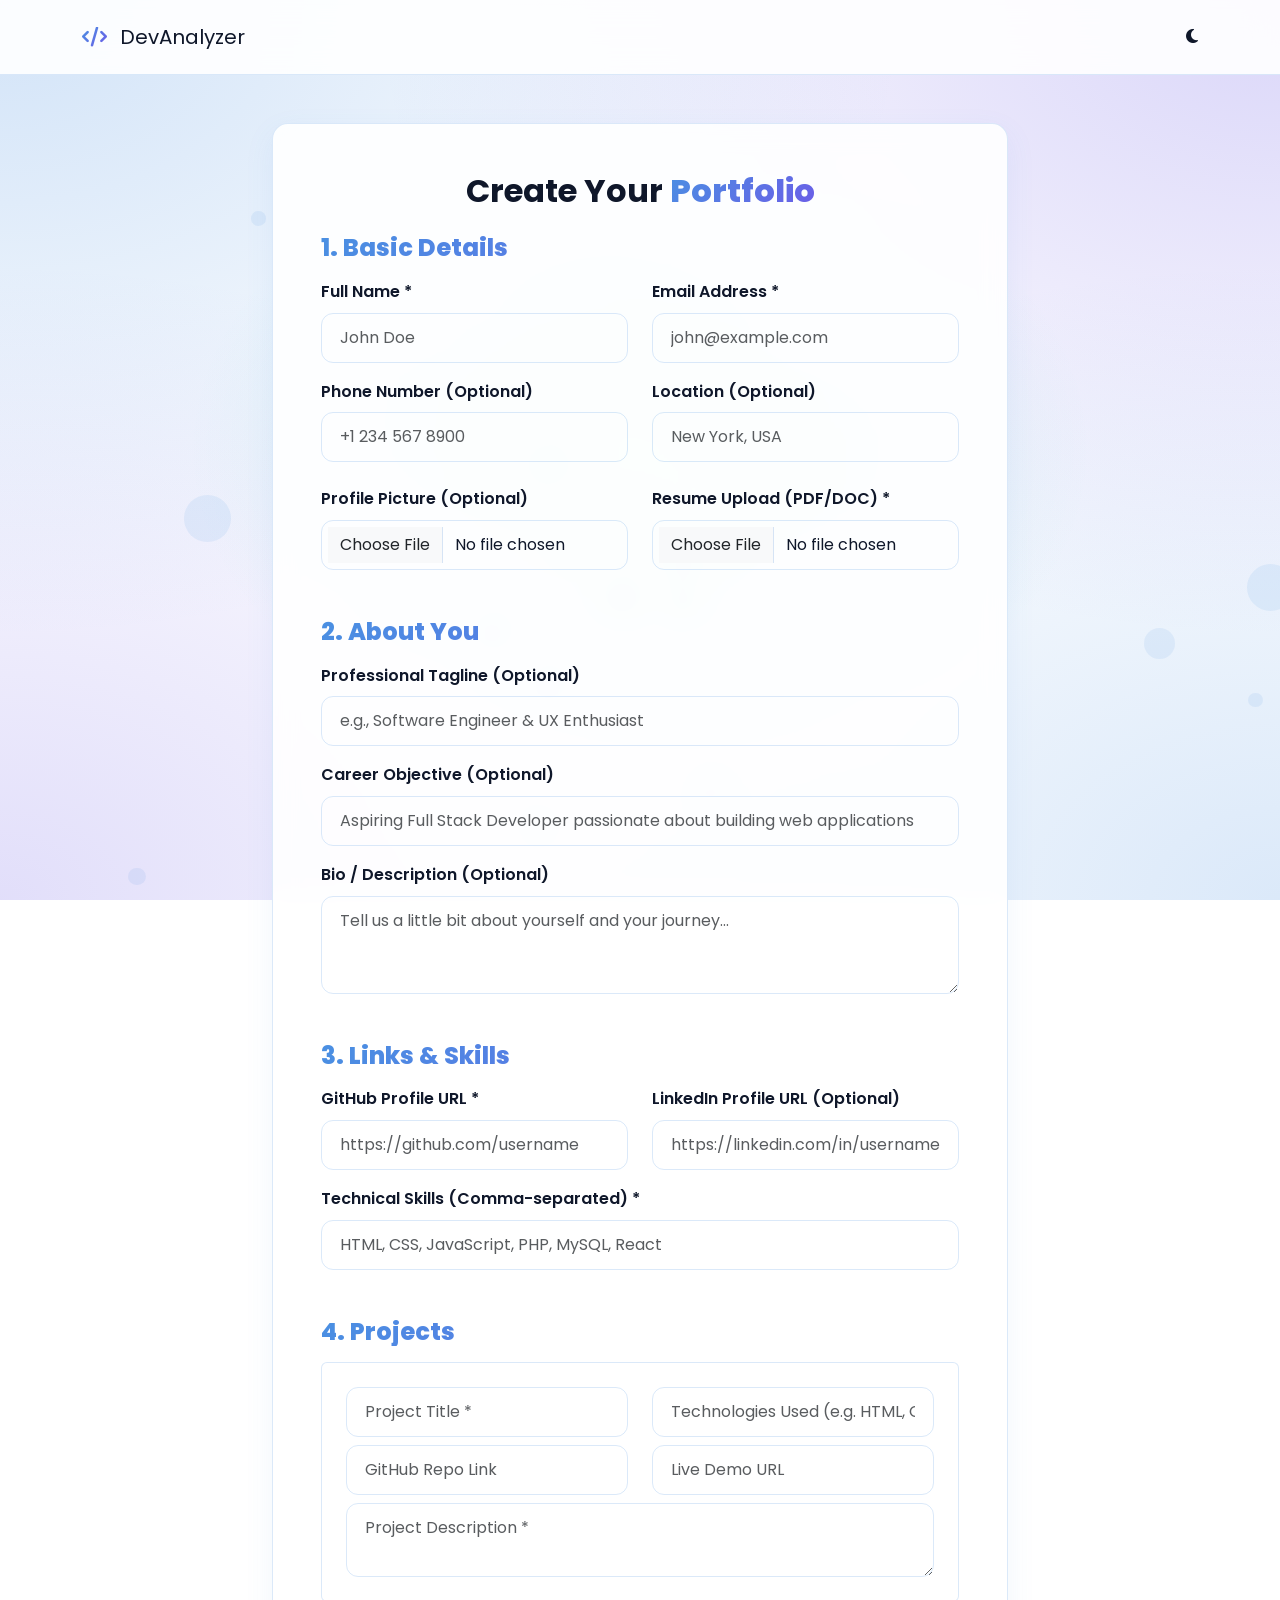
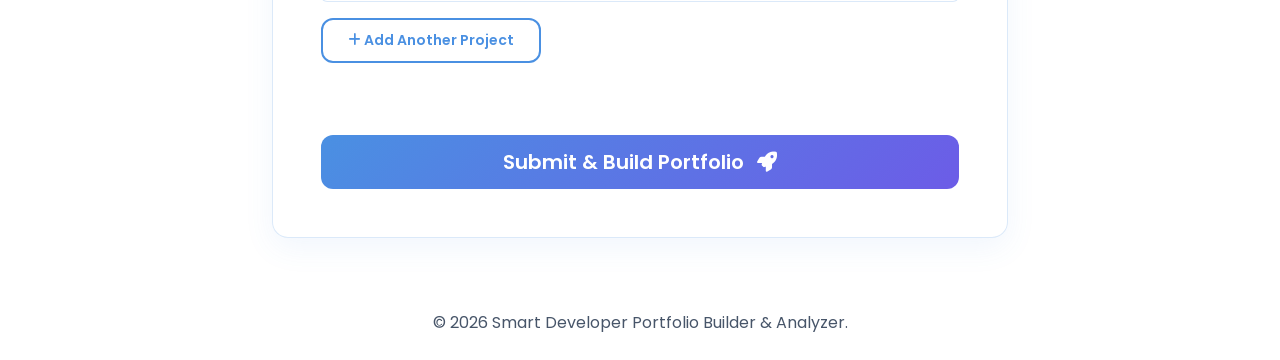
<file: portfolio/portfolio_analyzer/form.html>
<!DOCTYPE html>
<html lang="en" data-theme="light">
<head>
    <meta charset="UTF-8">
    <meta name="viewport" content="width=device-width, initial-scale=1.0">
    <title>Create Portfolio - DevAnalyzer</title>
    <link href="https://fonts.googleapis.com/css2?family=Poppins:wght@300;400;600;700&display=swap" rel="stylesheet">
    <link href="https://cdn.jsdelivr.net/npm/bootstrap@5.3.0/dist/css/bootstrap.min.css" rel="stylesheet">
    <link rel="stylesheet" href="https://cdnjs.cloudflare.com/ajax/libs/font-awesome/6.4.0/css/all.min.css">
    <link href="https://unpkg.com/aos@2.3.1/dist/aos.css" rel="stylesheet">
    <link rel="stylesheet" href="css/style.css">
</head>
<body>
    <div class="particles"></div>

    <nav class="navbar navbar-expand-lg navbar-custom py-3 sticky-top">
        <div class="container">
            <a class="navbar-brand" href="index.html">
                <i class="fa-solid fa-code gradient-text me-2"></i> DevAnalyzer
            </a>
            <div class="ms-auto">
                <i class="fa-solid fa-moon" id="theme-toggle" title="Toggle Dark/Light Mode"></i>
            </div>
        </div>
    </nav>

    <main class="container my-5">
        <div class="row justify-content-center">
            <div class="col-lg-8" data-aos="fade-up">
                <div class="glass-card p-5">
                    <h2 class="fw-bold mb-4 text-center">Create Your <span class="gradient-text">Portfolio</span></h2>
                    
                    <form id="portfolioForm" action="save_user.php" method="POST" enctype="multipart/form-data" class="needs-validation" novalidate>
                        
                        <!-- 1. Basic Details -->
                        <h4 class="gradient-text mb-3">1. Basic Details</h4>
                        <div class="row mb-3">
                            <div class="col-md-6">
                                <label for="name" class="form-label fw-semibold">Full Name *</label>
                                <input type="text" class="form-control bg-transparent" id="name" name="name" required placeholder="John Doe">
                                <div class="invalid-feedback">Please provide your full name.</div>
                            </div>
                            <div class="col-md-6">
                                <label for="email" class="form-label fw-semibold">Email Address *</label>
                                <input type="email" class="form-control bg-transparent" id="email" name="email" required placeholder="john@example.com">
                                <div class="invalid-feedback">Please provide a valid email.</div>
                            </div>
                        </div>

                        <div class="row mb-4">
                            <div class="col-md-6">
                                <label for="phone" class="form-label fw-semibold">Phone Number (Optional)</label>
                                <input type="tel" class="form-control bg-transparent" id="phone" name="phone" placeholder="+1 234 567 8900">
                            </div>
                            <div class="col-md-6">
                                <label for="location" class="form-label fw-semibold">Location (Optional)</label>
                                <input type="text" class="form-control bg-transparent" id="location" name="location" placeholder="New York, USA">
                            </div>
                        </div>

                        <div class="row mb-4">
                            <div class="col-md-6">
                                <label for="profile_image" class="form-label fw-semibold">Profile Picture (Optional)</label>
                                <input class="form-control bg-transparent" type="file" id="profile_image" name="profile_image" accept="image/*">
                            </div>
                            <div class="col-md-6">
                                <label for="resume" class="form-label fw-semibold">Resume Upload (PDF/DOC) *</label>
                                <input class="form-control bg-transparent" type="file" id="resume" name="resume" accept=".pdf,.doc,.docx" required>
                                <div class="invalid-feedback">Please upload your resume.</div>
                            </div>
                        </div>

                        <!-- 2. About Section -->
                        <h4 class="gradient-text mb-3 mt-5">2. About You</h4>
                        <div class="mb-3">
                            <label for="tagline" class="form-label fw-semibold">Professional Tagline (Optional)</label>
                            <input type="text" class="form-control bg-transparent" id="tagline" name="tagline" placeholder="e.g., Software Engineer & UX Enthusiast">
                        </div>

                        <div class="mb-3">
                            <label for="career_objective" class="form-label fw-semibold">Career Objective (Optional)</label>
                            <input type="text" class="form-control bg-transparent" id="career_objective" name="career_objective" placeholder="Aspiring Full Stack Developer passionate about building web applications">
                        </div>

                        <div class="mb-4">
                            <label for="bio" class="form-label fw-semibold">Bio / Description (Optional)</label>
                            <textarea class="form-control bg-transparent" id="bio" name="bio" rows="3" placeholder="Tell us a little bit about yourself and your journey..."></textarea>
                        </div>

                        <!-- 3. Links & Skills -->
                        <h4 class="gradient-text mb-3 mt-5">3. Links & Skills</h4>
                        <div class="row mb-3">
                            <div class="col-md-6">
                                <label for="github" class="form-label fw-semibold">GitHub Profile URL *</label>
                                <input type="url" class="form-control bg-transparent" id="github" name="github" required placeholder="https://github.com/username">
                                <div class="invalid-feedback">Please provide a valid GitHub URL.</div>
                            </div>
                            <div class="col-md-6">
                                <label for="linkedin" class="form-label fw-semibold">LinkedIn Profile URL (Optional)</label>
                                <input type="url" class="form-control bg-transparent" id="linkedin" name="linkedin" placeholder="https://linkedin.com/in/username">
                            </div>
                        </div>

                        <div class="mb-4">
                            <label for="skills" class="form-label fw-semibold">Technical Skills (Comma-separated) *</label>
                            <input type="text" class="form-control bg-transparent" id="skills" name="skills" required placeholder="HTML, CSS, JavaScript, PHP, MySQL, React">
                            <div class="invalid-feedback">Please provide at least one skill.</div>
                        </div>

                        <!-- 4. Projects -->
                        <h4 class="gradient-text mb-3 mt-5">4. Projects</h4>
                        <div id="projects-container">
                            <div class="project-entry border rounded p-4 mb-3 position-relative" style="border-color: var(--card-border) !important; background: rgba(255,255,255,0.02);">
                                <div class="row">
                                    <div class="col-md-6 mb-2">
                                        <input type="text" class="form-control bg-transparent" name="project_title[]" required placeholder="Project Title *">
                                    </div>
                                    <div class="col-md-6 mb-2">
                                        <input type="text" class="form-control bg-transparent" name="project_tech[]" placeholder="Technologies Used (e.g. HTML, CSS, JS)">
                                    </div>
                                </div>
                                <div class="row">
                                    <div class="col-md-6 mb-2">
                                        <input type="url" class="form-control bg-transparent" name="project_github[]" placeholder="GitHub Repo Link">
                                    </div>
                                    <div class="col-md-6 mb-2">
                                        <input type="url" class="form-control bg-transparent" name="project_demo[]" placeholder="Live Demo URL">
                                    </div>
                                </div>
                                <textarea class="form-control bg-transparent" name="project_desc[]" rows="2" required placeholder="Project Description *"></textarea>
                                <div class="invalid-feedback">Both title and description are required.</div>
                            </div>
                        </div>
                        <button type="button" class="btn btn-outline-custom btn-sm mb-5" id="addProjectBtn">
                            <i class="fa-solid fa-plus"></i> Add Another Project
                        </button>

                        <div class="d-grid mt-4">
                            <button type="submit" class="btn btn-gradient btn-lg" id="submitBtn">
                                Submit & Build Portfolio <i class="fa-solid fa-rocket ms-2"></i>
                            </button>
                        </div>
                    </form>
                </div>
            </div>
        </div>
    </main>

    <footer class="text-center py-4 text-muted">
        <div class="container">
            <p class="mb-0">&copy; 2026 Smart Developer Portfolio Builder & Analyzer.</p>
        </div>
    </footer>

    <script src="https://cdn.jsdelivr.net/npm/bootstrap@5.3.0/dist/js/bootstrap.bundle.min.js"></script>
    <script src="https://unpkg.com/aos@2.3.1/dist/aos.js"></script>
    <script src="js/main.js"></script>
</body>
</html>
</file>
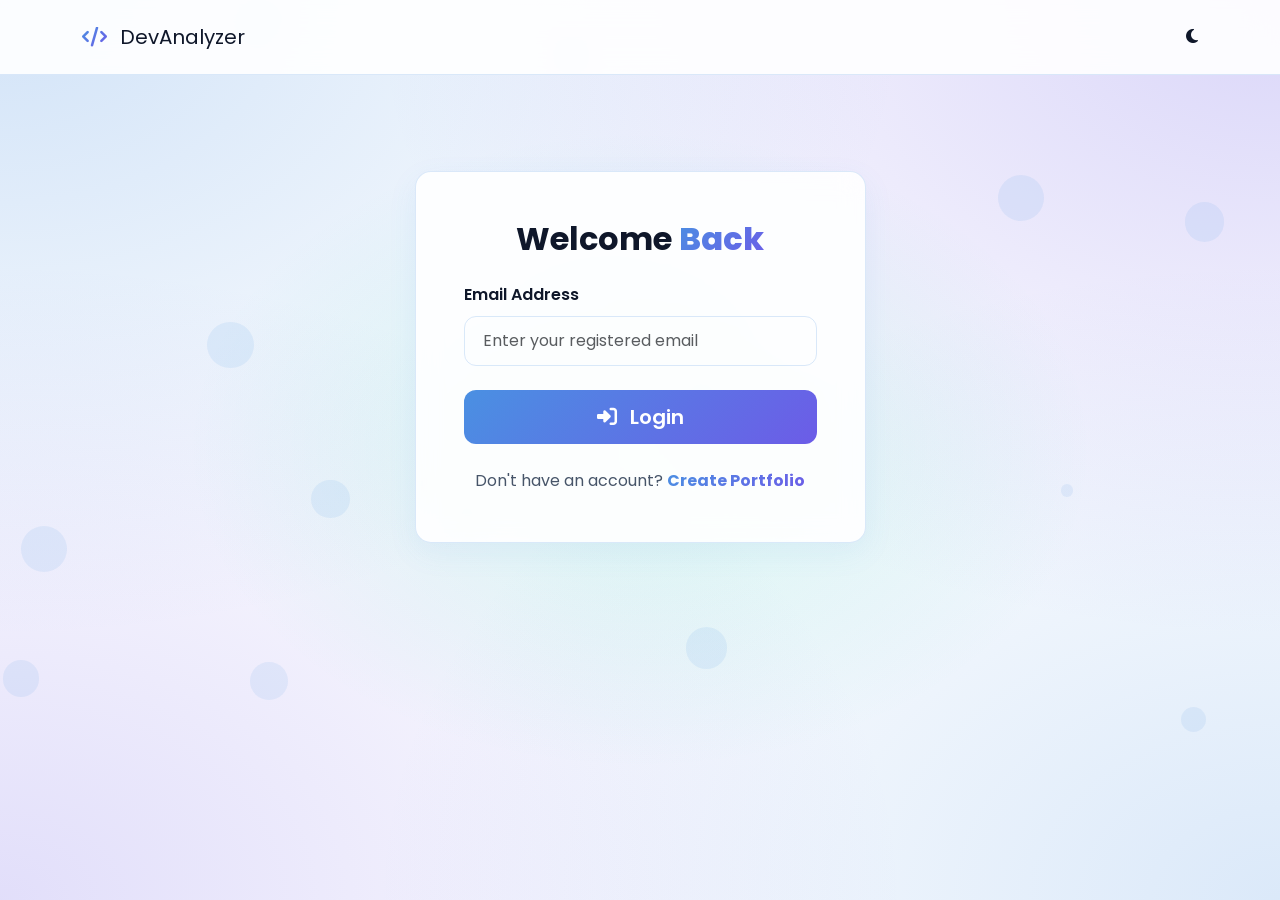
<file: portfolio/portfolio_analyzer/login.html>
<!DOCTYPE html>
<html lang="en" data-theme="light">
<head>
    <meta charset="UTF-8">
    <meta name="viewport" content="width=device-width, initial-scale=1.0">
    <title>Login - DevAnalyzer</title>
    <link href="https://fonts.googleapis.com/css2?family=Poppins:wght@300;400;600;700&display=swap" rel="stylesheet">
    <link href="https://cdn.jsdelivr.net/npm/bootstrap@5.3.0/dist/css/bootstrap.min.css" rel="stylesheet">
    <link rel="stylesheet" href="https://cdnjs.cloudflare.com/ajax/libs/font-awesome/6.4.0/css/all.min.css">
    <link href="https://unpkg.com/aos@2.3.1/dist/aos.css" rel="stylesheet">
    <link rel="stylesheet" href="css/style.css">
</head>
<body>
    <div class="particles"></div>

    <nav class="navbar navbar-expand-lg navbar-custom py-3 sticky-top">
        <div class="container">
            <a class="navbar-brand" href="index.html">
                <i class="fa-solid fa-code gradient-text me-2"></i> DevAnalyzer
            </a>
            <div class="ms-auto">
                <i class="fa-solid fa-moon" id="theme-toggle" title="Toggle Dark/Light Mode"></i>
            </div>
        </div>
    </nav>

    <main class="container my-5 py-5">
        <div class="row justify-content-center">
            <div class="col-lg-5 col-md-8" data-aos="zoom-in">
                <div class="glass-card p-5 text-center">
                    <h2 class="fw-bold mb-4">Welcome <span class="gradient-text">Back</span></h2>
                    
                    <form action="login.php" method="POST">
                        <div class="mb-4 text-start">
                            <label for="email" class="form-label fw-semibold">Email Address</label>
                            <input type="email" class="form-control bg-transparent" id="email" name="email" required placeholder="Enter your registered email">
                        </div>
                        
                        <!-- Show Error Message if any -->
                        <div id="error-message" class="text-danger small mb-3 d-none"></div>

                        <div class="d-grid gap-2">
                            <button type="submit" class="btn btn-gradient btn-lg">
                                <i class="fa-solid fa-right-to-bracket me-2"></i> Login
                            </button>
                        </div>
                    </form>
                    
                    <p class="text-muted mt-4 mb-0">Don't have an account? <a href="form.html" class="text-decoration-none gradient-text fw-bold">Create Portfolio</a></p>
                </div>
            </div>
        </div>
    </main>

    <script src="https://cdn.jsdelivr.net/npm/bootstrap@5.3.0/dist/js/bootstrap.bundle.min.js"></script>
    <script src="https://unpkg.com/aos@2.3.1/dist/aos.js"></script>
    <script src="js/main.js"></script>
    <script>
        document.addEventListener('DOMContentLoaded', () => {
            const error = getQueryParam('error');
            if (error === 'notfound') {
                const el = document.getElementById('error-message');
                el.textContent = "Email not found. Please check or register a new portfolio.";
                el.classList.remove('d-none');
            }
        });
    </script>
</body>
</html>
</file>
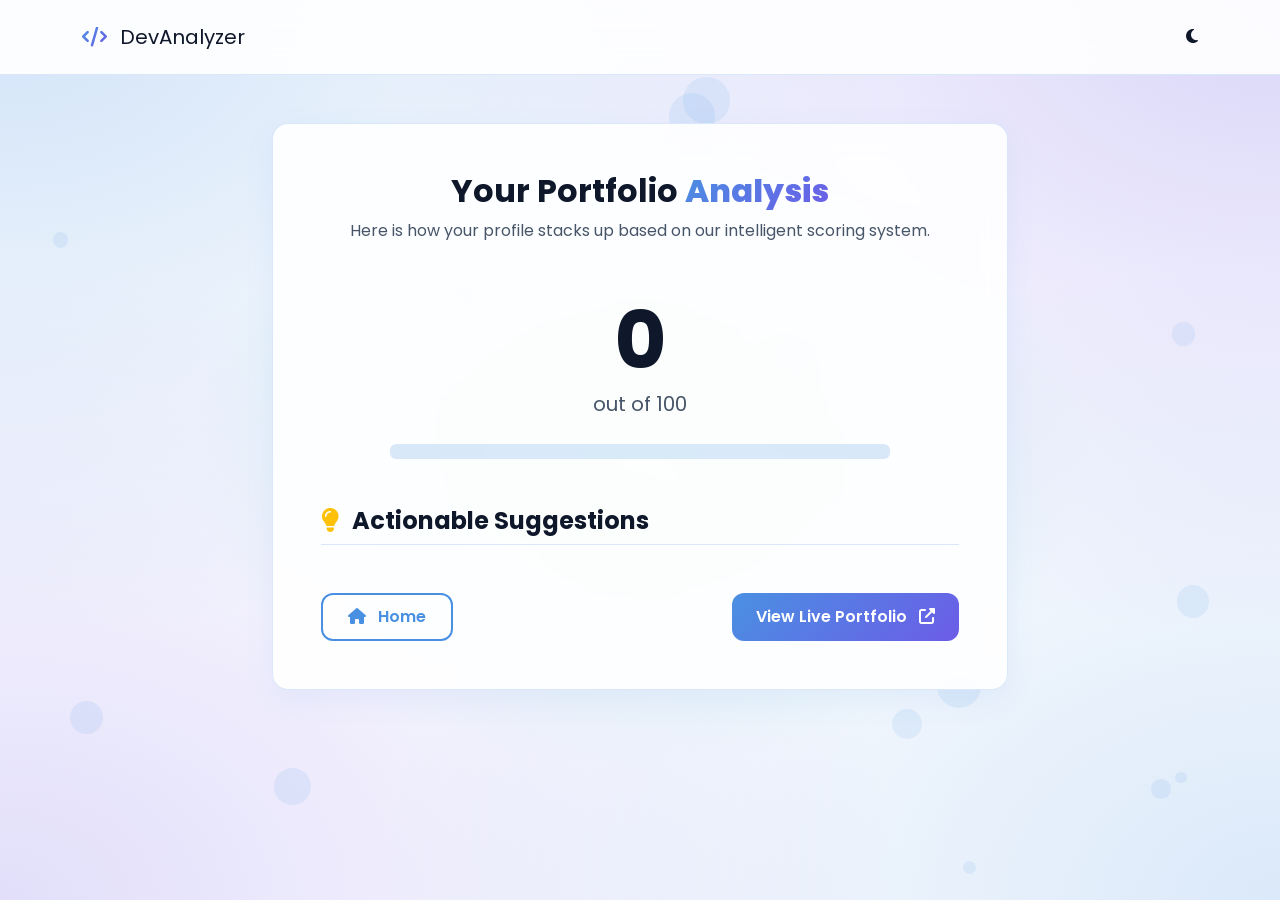
<file: portfolio/portfolio_analyzer/result.html>
<!DOCTYPE html>
<html lang="en" data-theme="light">
<head>
    <meta charset="UTF-8">
    <meta name="viewport" content="width=device-width, initial-scale=1.0">
    <title>Analysis Result - DevAnalyzer</title>
    <link href="https://fonts.googleapis.com/css2?family=Poppins:wght@300;400;600;700&display=swap" rel="stylesheet">
    <link href="https://cdn.jsdelivr.net/npm/bootstrap@5.3.0/dist/css/bootstrap.min.css" rel="stylesheet">
    <link rel="stylesheet" href="https://cdnjs.cloudflare.com/ajax/libs/font-awesome/6.4.0/css/all.min.css">
    <link href="https://unpkg.com/aos@2.3.1/dist/aos.css" rel="stylesheet">
    <link rel="stylesheet" href="css/style.css">
</head>
<body>
    <div class="particles"></div>

    <nav class="navbar navbar-expand-lg navbar-custom py-3 sticky-top">
        <div class="container">
            <a class="navbar-brand" href="index.html">
                <i class="fa-solid fa-code gradient-text me-2"></i> DevAnalyzer
            </a>
            <div class="ms-auto">
                <i class="fa-solid fa-moon" id="theme-toggle" title="Toggle Dark/Light Mode"></i>
            </div>
        </div>
    </nav>

    <main class="container my-5">
        <div class="row justify-content-center">
            <div class="col-lg-8" data-aos="zoom-in">
                <div class="glass-card p-5">
                    <div class="text-center mb-5">
                        <h2 class="fw-bold">Your Portfolio <span class="gradient-text">Analysis</span></h2>
                        <p class="text-muted">Here is how your profile stacks up based on our intelligent scoring system.</p>
                    </div>
                    
                    <div class="text-center mb-5">
                        <h1 class="display-1 fw-bold text-main mb-0" id="scoreDisplay">0</h1>
                        <p class="text-muted fs-5">out of 100</p>
                        
                        <div class="progress mt-4 mx-auto" style="max-width: 500px; height: 15px; background: var(--card-border);">
                            <div class="progress-bar progress-bar-custom progress-bar-striped progress-bar-animated" id="scoreBar" role="progressbar" style="width: 0%"></div>
                        </div>
                    </div>

                    <h4 class="fw-bold mb-4 border-bottom pb-2" style="border-color: var(--card-border) !important;">
                        <i class="fa-solid fa-lightbulb text-warning me-2"></i> Actionable Suggestions
                    </h4>
                    <ul class="analyzer-list mb-5" id="suggestionsList">
                        <!-- Populated by JS -->
                    </ul>

                    <div class="d-flex justify-content-between">
                        <a href="index.html" class="btn btn-outline-custom">
                            <i class="fa-solid fa-house me-2"></i> Home
                        </a>
                        <button class="btn btn-gradient px-4" id="viewPortfolioBtn">
                            View Live Portfolio <i class="fa-solid fa-external-link-alt ms-2"></i>
                        </button>
                    </div>
                </div>
            </div>
        </div>
    </main>

    <script src="https://cdn.jsdelivr.net/npm/bootstrap@5.3.0/dist/js/bootstrap.bundle.min.js"></script>
    <script src="https://unpkg.com/aos@2.3.1/dist/aos.js"></script>
    <script src="js/main.js"></script>
    <script>
        document.addEventListener('DOMContentLoaded', function() {
            const userId = getQueryParam('user_id');
            const historyId = getQueryParam('history_id');
            
            let fetchUrl = 'get_result.php';
            if (historyId) {
                fetchUrl += '?history_id=' + historyId;
            }

            fetch(fetchUrl)
                .then(res => res.json())
                .then(data => {
                    if (data.status === 'success') {
                        const score = data.data.score;
                        const suggestions = data.data.suggestions;
                        const currentUserId = data.data.user_id;

                        // Animate Score
                        let currentScore = 0;
                        const scoreInterval = setInterval(() => {
                            if (currentScore >= score) {
                                clearInterval(scoreInterval);
                            } else {
                                currentScore++;
                                document.getElementById('scoreDisplay').textContent = currentScore;
                                document.getElementById('scoreBar').style.width = currentScore + '%';
                            }
                        }, 20);

                        // Populate Suggestions
                        const list = document.getElementById('suggestionsList');
                        suggestions.forEach(sug => {
                            const li = document.createElement('li');
                            li.innerHTML = `<i class="fa-solid fa-check-circle text-success me-2"></i> ${sug}`;
                            list.appendChild(li);
                        });

                        const staticUrl = data.static_url;

                        document.getElementById('viewPortfolioBtn').addEventListener('click', () => {
                            window.location.href = staticUrl;
                        });

                    } else {
                        alert(data.message);
                        window.location.href = 'login.html';
                    }
                });
        });
    </script>
</body>
</html>
</file>
<file: portfolio/portfolio_analyzer/css/style.css>
:root {
    /* Color Palette */
    --primary-color: #4A90E2;    /* Blue */
    --secondary-color: #6C5CE7;  /* Purple */
    --accent-color: #00C9A7;     /* Teal */
    
    /* Light Mode - Ultra Vibrant Mesh Gradient */
    --bg-gradient: radial-gradient(at 0% 0%, rgba(74, 144, 226, 0.25) 0px, transparent 50%),
                   radial-gradient(at 100% 0%, rgba(108, 92, 231, 0.25) 0px, transparent 50%),
                   radial-gradient(at 50% 50%, rgba(0, 201, 167, 0.15) 0px, transparent 50%),
                   radial-gradient(at 100% 100%, rgba(74, 144, 226, 0.2) 0px, transparent 50%),
                   radial-gradient(at 0% 100%, rgba(108, 92, 231, 0.2) 0px, transparent 50%),
                   #ffffff;
    --bg-color: #ffffff;
    --text-main: #0f172a;
    --text-muted: #475569;
    --card-bg: rgba(255, 255, 255, 0.9);
    --card-border: rgba(74, 144, 226, 0.2);
    --navbar-bg: rgba(255, 255, 255, 0.9);
    
    /* UI Values */
    --border-radius: 16px;
    --shadow-soft: 0 10px 30px rgba(74, 144, 226, 0.08);
    --transition: all 0.4s cubic-bezier(0.165, 0.84, 0.44, 1);
}

[data-theme="dark"] {
    /* Dark Mode - High Contrast */
    --bg-gradient: linear-gradient(135deg, #0f172a 0%, #1e293b 100%);
    --bg-color: #0f172a;
    --text-main: #f8fafc;
    --text-muted: #cbd5e1;
    --card-bg: rgba(30, 41, 59, 0.7);
    --card-border: rgba(255, 255, 255, 0.15);
    --navbar-bg: rgba(15, 23, 42, 0.9);
    --shadow-soft: 0 10px 40px rgba(0, 0, 0, 0.4);
}

body {
    background: var(--bg-gradient);
    background-attachment: fixed;
    color: var(--text-main);
    font-family: 'Poppins', sans-serif;
    min-height: 100vh;
    line-height: 1.6;
    transition: background 0.5s ease, color 0.5s ease;
}

/* --- Helpers to fix invisible text in Dark Mode --- */
.text-muted, .text-secondary {
    color: var(--text-muted) !important;
}

.text-dark {
    color: var(--text-main) !important;
}

.navbar-brand {
    color: var(--text-main) !important;
}

/* --- Glassmorphism / Professional Cards --- */
.glass-card, .custom-card {
    background: var(--card-bg) !important;
    backdrop-filter: blur(12px);
    -webkit-backdrop-filter: blur(12px);
    border: 1px solid var(--card-border);
    border-radius: var(--border-radius);
    box-shadow: var(--shadow-soft);
    transition: var(--transition);
}

.glass-card:hover {
    transform: translateY(-8px);
    box-shadow: 0 20px 40px rgba(74, 144, 226, 0.15);
    border-color: var(--primary-color);
}

/* --- Typography --- */
.gradient-text {
    background: linear-gradient(135deg, var(--primary-color), var(--secondary-color));
    -webkit-background-clip: text;
    -webkit-text-fill-color: transparent;
    font-weight: 800;
}

[data-theme="dark"] .gradient-text {
    background: linear-gradient(135deg, #60a5fa, #a78bfa);
    -webkit-background-clip: text;
    -webkit-text-fill-color: transparent;
}

/* --- Navbar --- */
.navbar-custom {
    background: var(--navbar-bg);
    backdrop-filter: blur(15px);
    border-bottom: 1px solid var(--card-border);
    transition: var(--transition);
    z-index: 1000;
}

.navbar-custom .nav-link {
    color: var(--text-main) !important;
    font-weight: 600;
    margin: 0 12px;
}

/* --- Buttons --- */
.btn-gradient {
    background: linear-gradient(135deg, var(--primary-color), var(--secondary-color));
    color: white !important;
    border: none;
    border-radius: 12px;
    padding: 12px 28px;
    font-weight: 600;
    transition: var(--transition);
}

.btn-gradient:hover {
    filter: brightness(1.15);
    transform: translateY(-3px);
    box-shadow: 0 8px 25px rgba(108, 92, 231, 0.4);
}

.btn-outline-custom {
    background: transparent;
    border: 2px solid var(--primary-color);
    color: var(--primary-color) !important;
    border-radius: 12px;
    padding: 10px 25px;
    font-weight: 600;
    transition: var(--transition);
}

.btn-outline-custom:hover {
    background: var(--primary-color);
    color: white !important;
}

/* --- Skills Badges --- */
.skill-badge {
    display: inline-block;
    padding: 10px 24px;
    background: var(--card-bg);
    border: 1px solid var(--card-border);
    border-radius: 12px;
    margin: 6px;
    font-weight: 600;
    color: var(--text-main);
    transition: var(--transition);
}

.skill-badge:hover {
    background: var(--primary-color);
    color: white;
    transform: scale(1.05);
}

/* --- Project Cards --- */
.project-card {
    border-radius: var(--border-radius);
    overflow: hidden;
    height: 100%;
    display: flex;
    flex-direction: column;
}

.project-img-placeholder {
    height: 200px;
    background: linear-gradient(135deg, #f1f5f9 0%, #e2e8f0 100%);
    display: flex;
    align-items: center;
    justify-content: center;
    color: var(--primary-color);
}

[data-theme="dark"] .project-img-placeholder {
    background: linear-gradient(135deg, #1e293b 0%, #0f172a 100%);
}

.tech-tag {
    font-size: 0.8rem;
    padding: 5px 14px;
    border-radius: 8px;
    background: rgba(74, 144, 226, 0.1);
    color: var(--primary-color);
    font-weight: 700;
    margin-right: 8px;
    margin-bottom: 8px;
    display: inline-block;
}

/* --- Contact Badges --- */
.contact-badge {
    background: var(--card-bg) !important;
    color: var(--text-main) !important;
    border: 1px solid var(--card-border) !important;
    font-weight: 600 !important;
}

/* --- Hero Section --- */
.hero-title {
    font-size: clamp(2.5rem, 8vw, 4.5rem);
    font-weight: 800;
    line-height: 1.1;
    letter-spacing: -2px;
}

.hero-avatar {
    width: 250px;
    height: 250px;
    border-radius: 30px;
    border: 8px solid white;
    box-shadow: var(--shadow-soft);
    object-fit: cover;
    transition: var(--transition);
}

[data-theme="dark"] .hero-avatar {
    border-color: #1e293b;
}

/* --- Particles --- */
.particle {
    position: absolute;
    border-radius: 50%;
    background: var(--primary-color);
    opacity: 0.1;
    animation: drift 25s infinite linear;
}

@keyframes drift {
    0% { transform: translate(0, 0); }
    100% { transform: translate(100px, -100vh); }
}

/* --- PDF Mode (Forces perfect alignment during export) --- */
.pdf-mode {
    background: white !important;
    color: black !important;
    padding: 0 !important;
    margin: 0 !important;
}

.pdf-mode [data-aos] {
    opacity: 1 !important;
    transform: none !important;
    transition: none !important;
}

.pdf-mode .glass-card, .pdf-mode .project-card, .pdf-mode .skill-badge {
    background: #ffffff !important;
    border: 1px solid #eeeeee !important;
    box-shadow: none !important;
    color: #1a1a1a !important;
    backdrop-filter: none !important;
}

.pdf-mode .hero-section {
    text-align: center !important;
    padding-top: 20px !important;
}

.pdf-mode .hero-avatar {
    margin-bottom: 20px !important;
    border-color: #eee !important;
}

.pdf-mode .gradient-text {
    background: none !important;
    color: #4A90E2 !important;
    -webkit-text-fill-color: #4A90E2 !important;
}

.pdf-mode .no-print {
    display: none !important;
}

.pdf-mode .container {
    max-width: 900px !important;
}

.pdf-mode .row {
    display: flex !important;
    flex-wrap: wrap !important;
}

.pdf-mode .col-lg-7, .pdf-mode .col-lg-5, .pdf-mode .col-lg-6 {
    width: 100% !important;
    flex: 0 0 100% !important;
    max-width: 100% !important;
    text-align: center !important;
}

.pdf-mode .justify-content-lg-start {
    justify-content: center !important;
}

.pdf-mode .text-lg-start {
    text-align: center !important;
}

/* --- Form Styling --- */
.form-control {
    background: var(--card-bg);
    color: var(--text-main);
    border: 1px solid var(--card-border);
    border-radius: 12px;
    padding: 12px 18px;
    transition: var(--transition);
}

.form-control:focus {
    background: white;
    color: #0f172a;
    border-color: var(--primary-color);
    box-shadow: 0 0 0 4px rgba(74, 144, 226, 0.1);
}

[data-theme="dark"] .form-control:focus {
    background: rgba(255,255,255,0.1);
    color: white;
}

.form-label {
    color: var(--text-main);
    font-weight: 600;
    margin-bottom: 8px;
}

section {
    padding: 100px 0;
}

@media (max-width: 768px) {
    section { padding: 60px 0; }
    .hero-title { font-size: 2.5rem; }
}

@media print {
    body {
        background: white !important;
        color: black !important;
    }
    .no-print, .particles, .navbar-custom {
        display: none !important;
    }
    .glass-card, .project-card, .skill-badge {
        background: white !important;
        border: 1px solid #eee !important;
        box-shadow: none !important;
        color: black !important;
        backdrop-filter: none !important;
        transform: none !important;
    }
    .gradient-text {
        background: none !important;
        color: #4A90E2 !important;
        -webkit-text-fill-color: #4A90E2 !important;
    }
    .text-muted, .text-secondary {
        color: #555 !important;
    }
    .hero-avatar {
        border-color: #ddd !important;
        box-shadow: none !important;
    }
    section {
        padding: 20px 0 !important;
        page-break-inside: avoid;
    }
    .container {
        width: 100% !important;
        max-width: none !important;
        padding: 0 15mm !important;
    }
}
</file>
